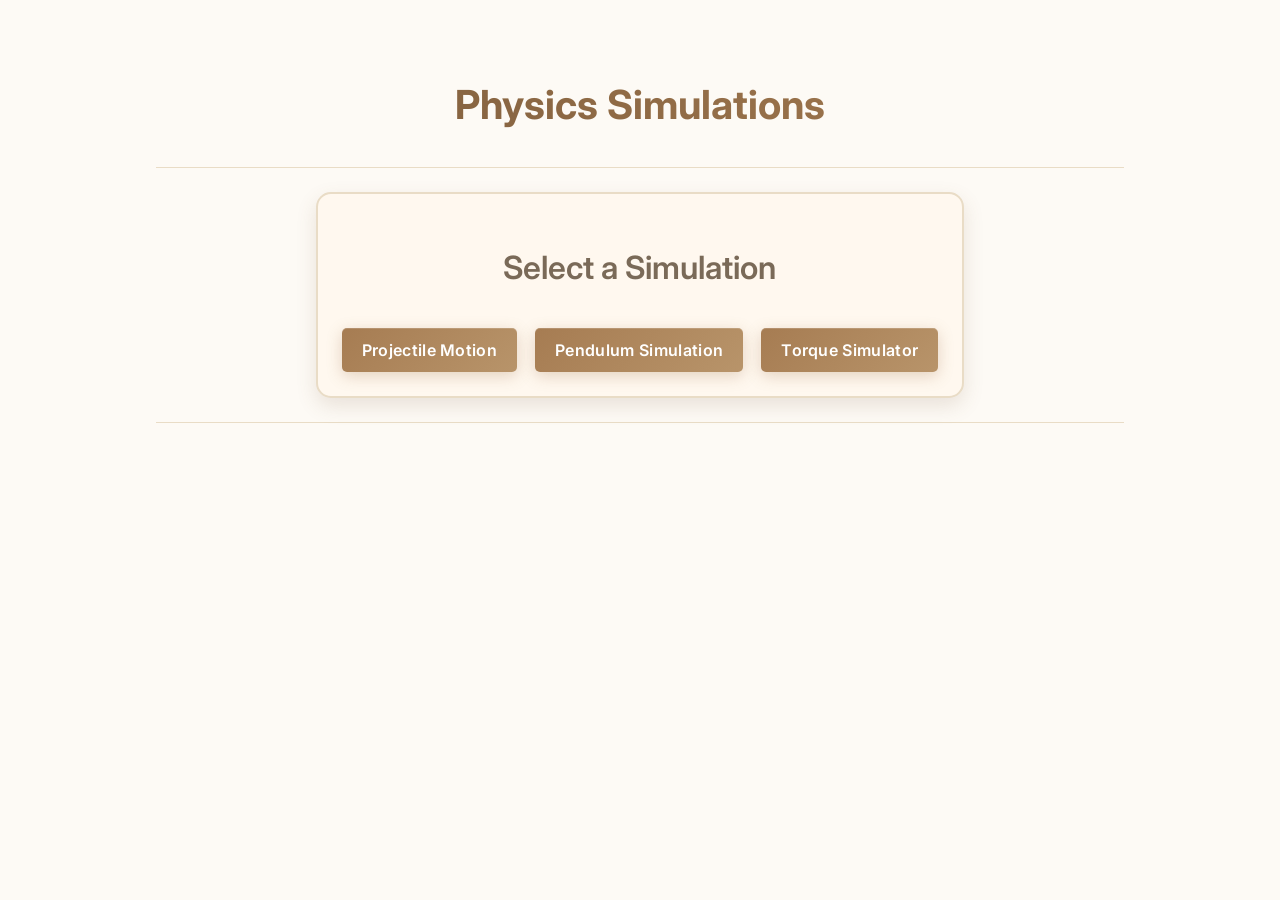
<file: index.html>
<!doctype html>
<html lang="en">
  <head>
    <meta charset="utf-8" />
    <meta name="viewport" content="width=device-width, initial-scale=1" />
    <title>Navigator Simulations</title>

    <link href="https://fonts.googleapis.com/css2?family=Inter:wght@300;400;600&display=swap" rel="stylesheet">
    <link rel="stylesheet" href="css/styles.css">
  </head>

  <body>
    <main>
      <h1>Physics Simulations</h1>
      <section id="nav-wrap">
        <div id="controls">
          <h2 class="panel-title">Select a Simulation</h2>
          <div class="buttons">
            <a href="html/projectile.html" class="nav-link" style="display: inline-block; padding: 10px 20px; background-color: #007bff; color: white; border-radius: 5px; text-decoration: none;">
              Projectile Motion 
            </a>
            <a href="html/pendulumn.html" class="nav-link" style="display: inline-block; padding: 10px 20px; background-color: #28a745; color: white; border-radius: 5px; text-decoration: none; margin-left: 10px;">
              Pendulum Simulation 
            </a>
            <a href="html/torque.html" class="nav-link" style="display: inline-block; padding: 10px 20px; background-color: #fd7e14; color: white; border-radius: 5px; text-decoration: none; margin-left: 10px;">
              Torque Simulator 
            </a>
          </div>
        </div>
      </section>
    </main>
  </body>
</html>
</file>
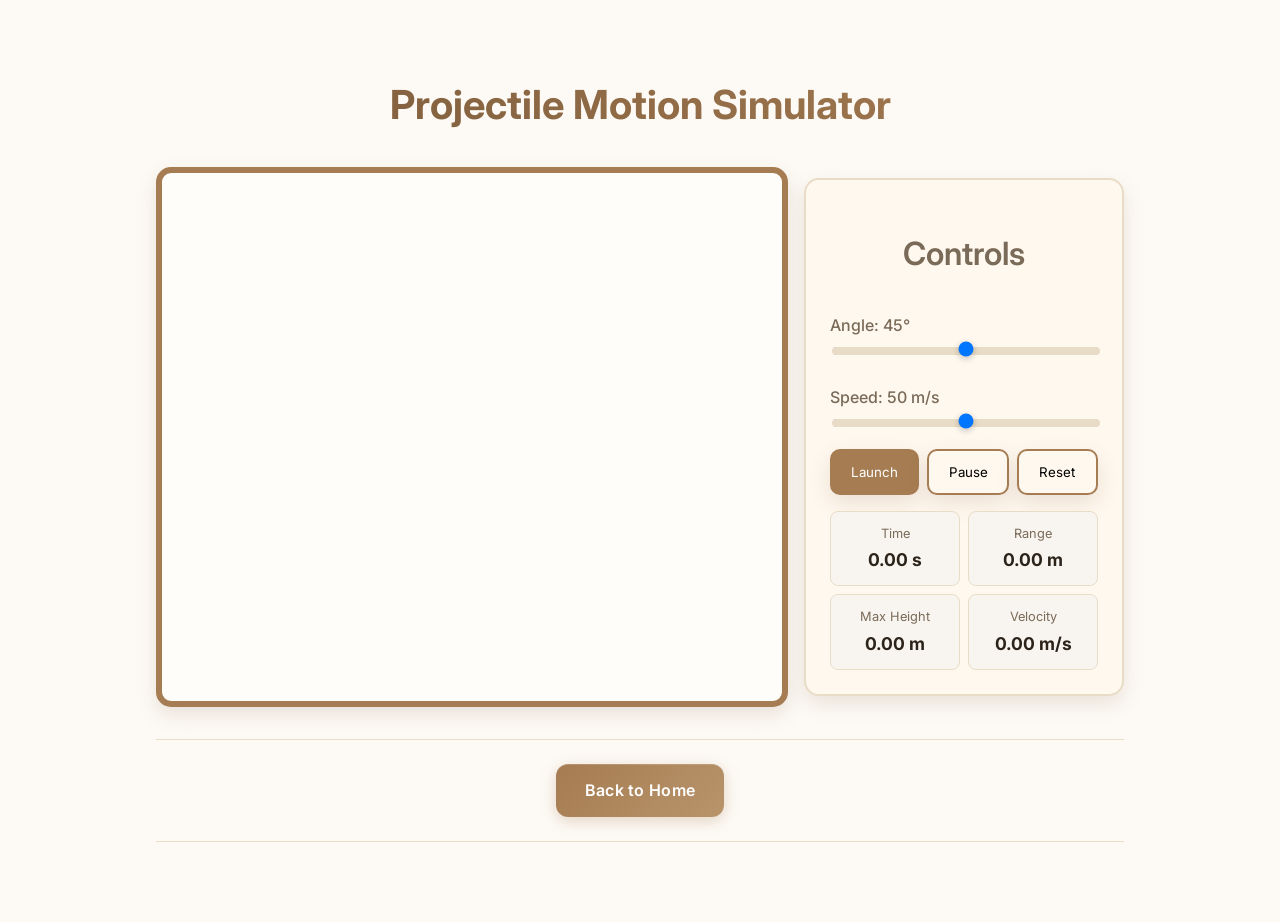
<file: html/index.html>
<!doctype html>
<html lang="en">
  <head>
    <meta charset="utf-8" />
    <meta name="viewport" content="width=device-width, initial-scale=1" />
    <title>Projectile Motion — Simulation</title>

    <link href="https://fonts.googleapis.com/css2?family=Inter:wght@300;400;600&display=swap" rel="stylesheet">
    <link rel="stylesheet" href="../css/styles.css">
  </head>

  <body>
    <main>
      <h1>Projectile Motion Simulator</h1>
      <section id="sim-wrap">
        <!-- Simulation Canvas -->
        <canvas id="sim"></canvas>

        <!-- Controls  -->
        <div id="controls">
          <h2 class="panel-title">Controls</h2>

          <label>
            Angle: <span id="angle-val">45</span>°
            <input id="angle" type="range" min="0" max="90" value="45">
          </label>

          <label>
            Speed: <span id="speed-val">50</span> m/s
            <input id="speed" type="range" min="0" max="100" value="50">
          </label>

          <div class="buttons">
            <button id="launch">Launch</button>
            <button id="pause">Pause</button>
            <button id="reset">Reset</button>
          </div>

          <div id="stats">
            <div class="stat">
              <div class="stat-label">Time</div>
              <div class="stat-value"><span id="time">0.00</span> s</div>
            </div>

            <div class="stat">
              <div class="stat-label">Range</div>
              <div class="stat-value"><span id="range">0.00</span> m</div>
            </div>

            <div class="stat">
              <div class="stat-label">Max Height</div>
              <div class="stat-value"><span id="maxh">0.00</span> m</div>
            </div>

            <div class="stat">
              <div class="stat-label">Velocity</div>
              <div class="stat-value"><span id="velocity">0.00</span> m/s</div>
            </div>
          </div>
        </div>
      </section>

      <nav class="page-nav">
        <a href="../index.html" class="nav-link"> Back to Home</a>
      </nav>
    </main>

    <script src="../js/main.js"></script>
  </body>
</html>
</file>
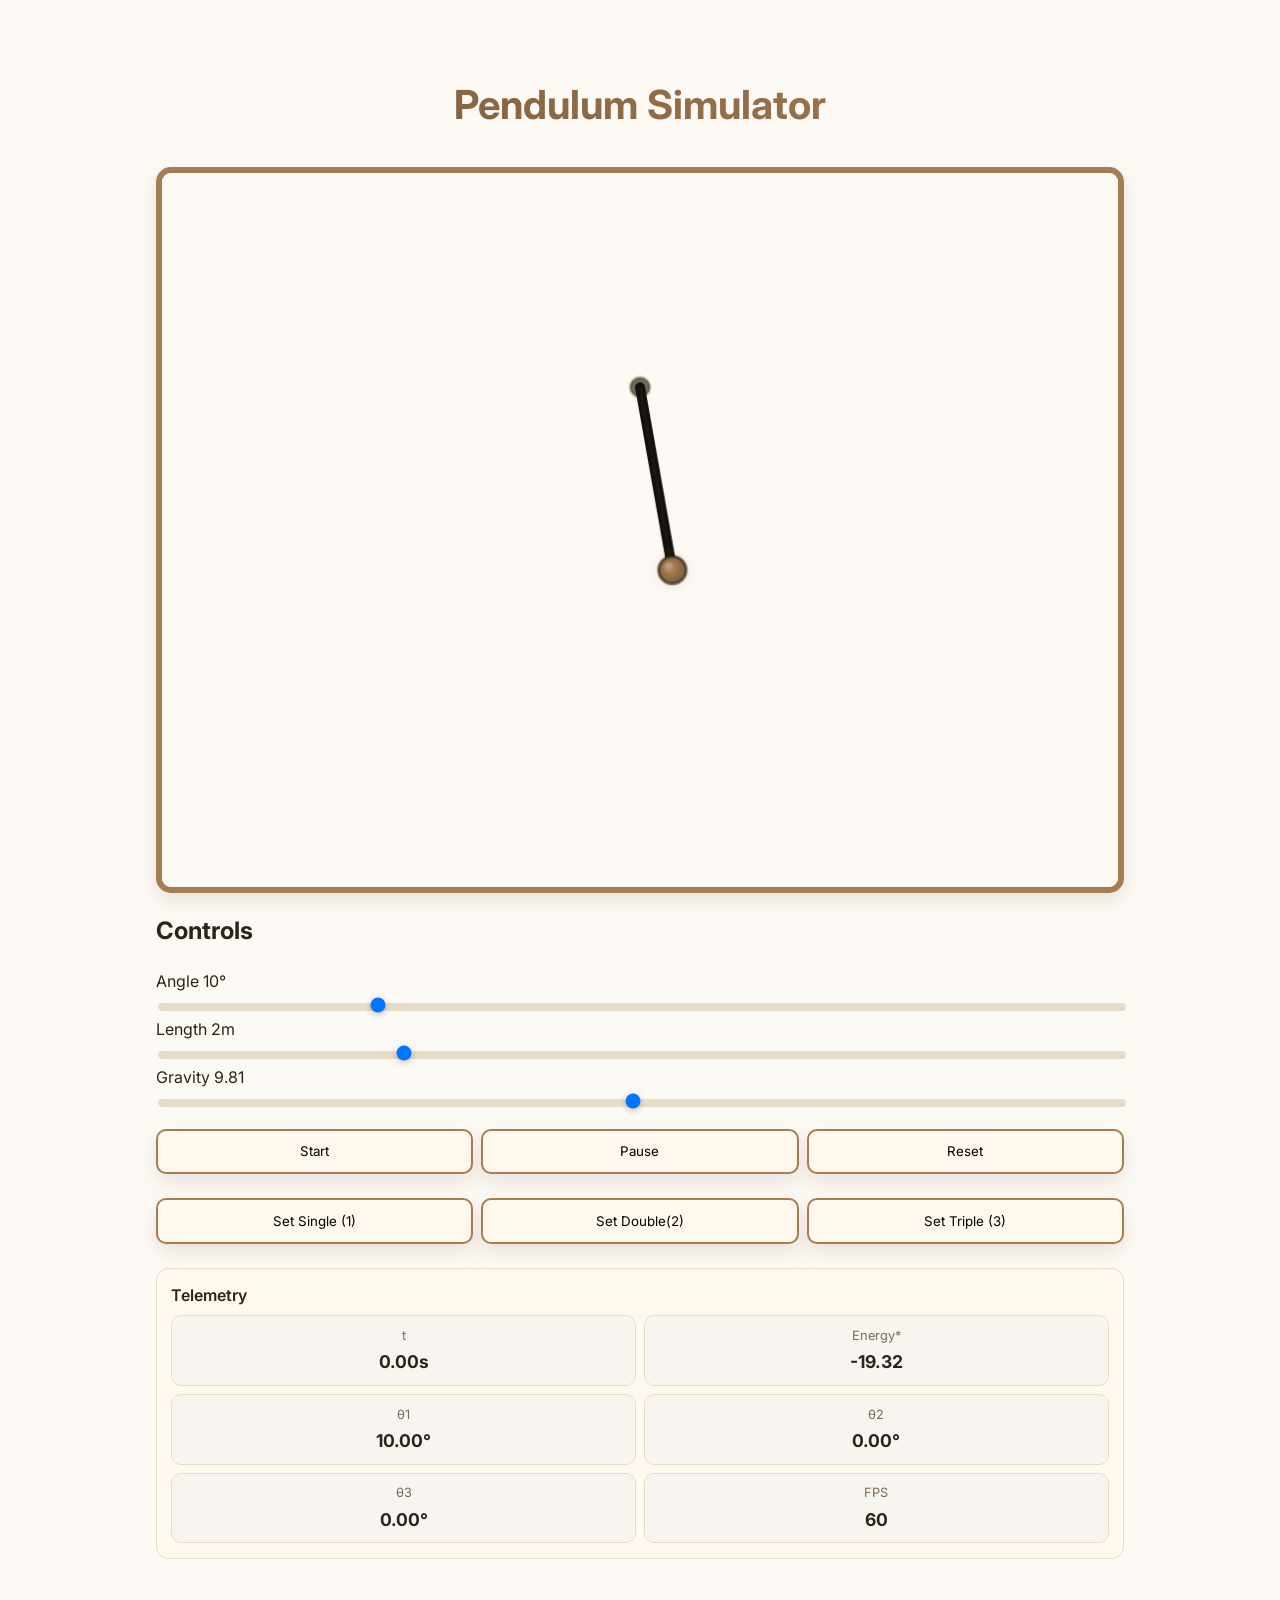
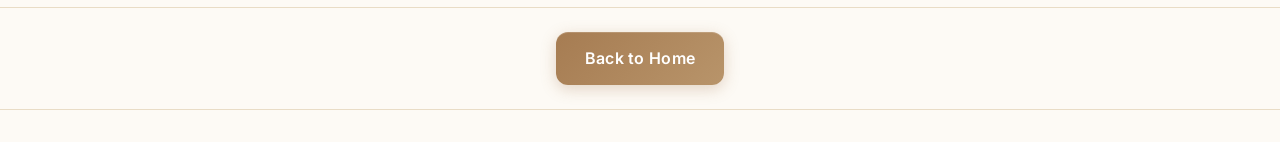
<file: html/pendulumn.html>
<!doctype html>
<html lang="en">
  <head>
    <meta charset="utf-8" />
    <meta name="viewport" content="width=device-width, initial-scale=1" />
    <title>Pendulum Simulation</title>

    <link href="https://fonts.googleapis.com/css2?family=Inter:wght@300;400;600;700&display=swap" rel="stylesheet">
    <link rel="stylesheet" href="../css/styles.css">
  </head>

  <body>
    <main class="app">



      <header class="topbar">
        <h1>Pendulum Simulator</h1>
      </header>

      <section class="sim-grid">

        <!-- CANVAS PANEL -->
        <div class="canvas-card">
          <canvas id="sim"></canvas>
        </div>

        <!-- CONTROLS PANEL -->
        <aside class="control-card">

          <h2>Controls</h2>

          <div class="control-group">
            <div class="label-row">
              <span>Angle</span>
              <span class="value" id="angle-val">10°</span>
            </div>
            <input id="angle" type="range" min="0" max="45" value="10">
          </div>

          <div class="control-group">
            <div class="label-row">
              <span>Length</span>
              <span class="value" id="length-val">2m</span>
            </div>
            <input id="length" type="range" min="1" max="5" value="2">
          </div>

          <div class="control-group">
            <div class="label-row">
              <span>Gravity</span>
              <span class="value" id="gravity-val">9.81</span>
            </div>
            <input id="gravity" type="range" min="0" max="20" value="9.81" step="0.01">
          </div>

          <div class="btn-row">
            <button id="start" class="btn primary">Start</button>
            <button id="pause" class="btn">Pause</button>
            <button id="reset" class="btn danger">Reset</button>
            
          </div>
          <div class = "btn-row">
              <button id="add1" class="btn">Set Single (1)</button>
            <button id="add2" class="btn">Set Double(2)</button>
            <button id="add3" class="btn">Set Triple (3)</button>
            <!-- <label for = "number-of-pendulums" >Number </label>
            <input id="number-of-pendulums" type="number" min="1" max="4" value="1"> -->
          </div>

          

          <div id="pendulum-telemetry" style="margin-top:1rem; padding:0.9rem; border:1px solid rgba(233,220,198,1); border-radius:12px; background:#fff8ef;">
            <div style="font-weight:600; margin-bottom:0.5rem; color: var(--text);">Telemetry</div>
            <div style="display:grid; grid-template-columns: repeat(2, minmax(120px, 1fr)); gap:0.5rem;">
              <div class="stat" style="padding:0.6rem; border-radius:10px; background:#f8f5f0;">
                <div class="stat-label">t</div>
                <div class="stat-value"><span id="p_t">0.00</span>s</div>
              </div>
              <div class="stat" style="padding:0.6rem; border-radius:10px; background:#f8f5f0;">
                <div class="stat-label">Energy*</div>
                <div class="stat-value"><span id="p_E">0.00</span></div>
              </div>
              <div class="stat" style="padding:0.6rem; border-radius:10px; background:#f8f5f0;">
                <div class="stat-label">θ1</div>
                <div class="stat-value"><span id="p_th1">0.00</span>°</div>
              </div>
              <div class="stat" style="padding:0.6rem; border-radius:10px; background:#f8f5f0;">
                <div class="stat-label">θ2</div>
                <div class="stat-value"><span id="p_th2">0.00</span>°</div>
              </div>
              <div class="stat" style="padding:0.6rem; border-radius:10px; background:#f8f5f0;">
                <div class="stat-label">θ3</div>
                <div class="stat-value"><span id="p_th3">0.00</span>°</div>
              </div>
              <div class="stat" style="padding:0.6rem; border-radius:10px; background:#f8f5f0;">
                <div class="stat-label">FPS</div>
                <div class="stat-value"><span id="p_fps">0</span></div>
              </div>
            </div>
          </div>




        </aside>


      </section>
    </main>

    <script src="../js/pendulumn.js"></script>
  </body>
          <nav class="page-nav">
            <a href="../index.html" class="nav-link"> Back to Home</a>
           </nav>
</html>
</file>
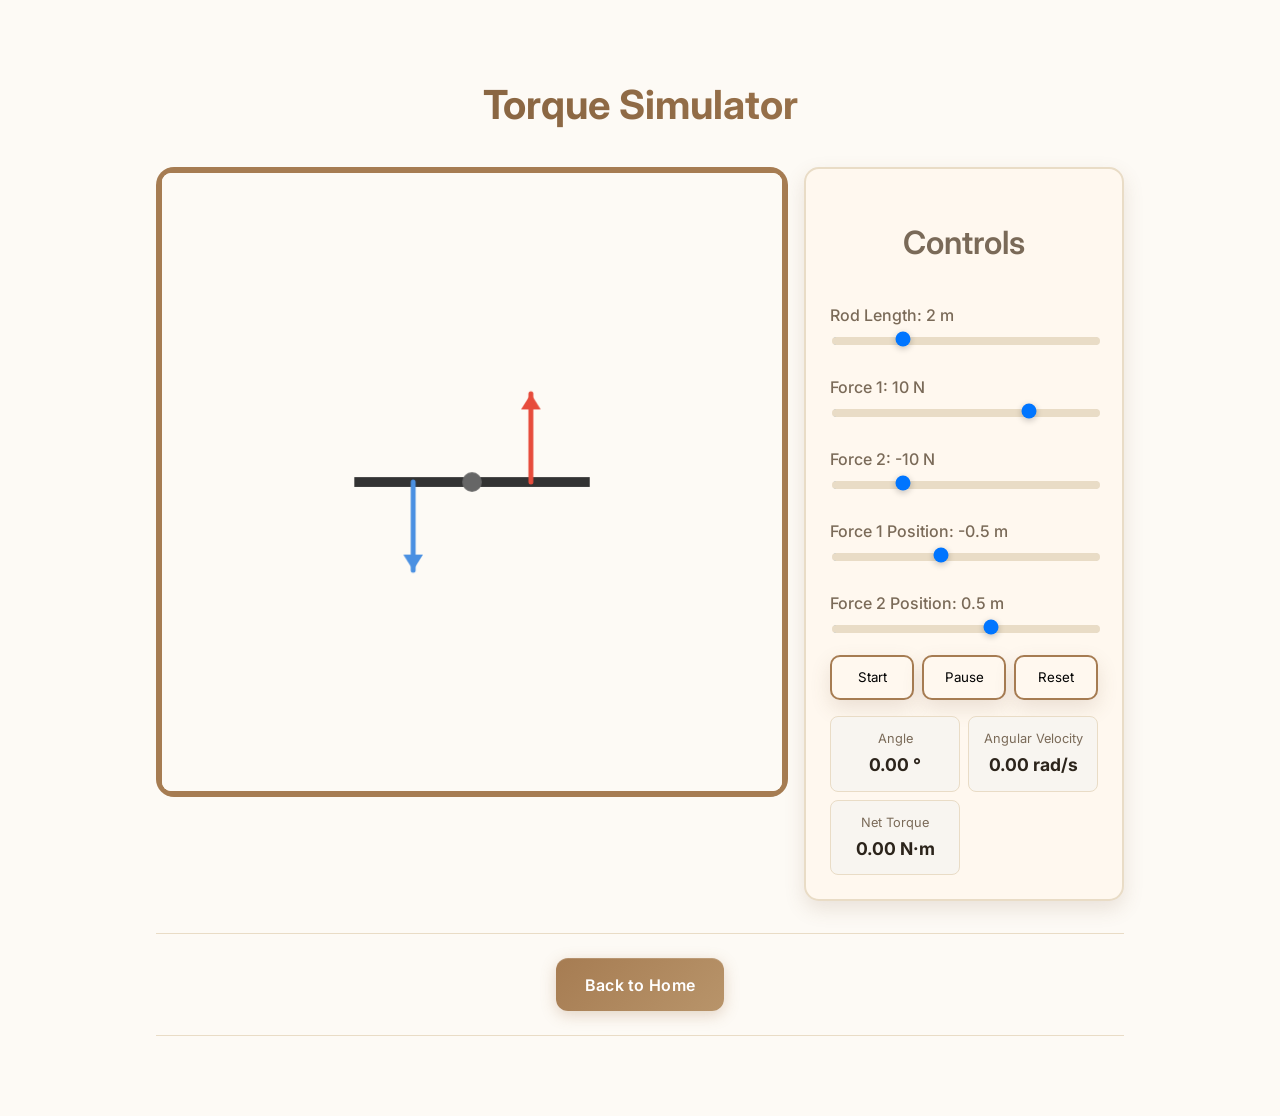
<file: html/torque.html>
<!doctype html>
<html lang="en">
    <head>
    <meta charset="utf-8" />
    <meta name="viewport" content="width=device-width, initial-scale=1" />
    <title>Torque Simulation</title>

    <link href="https://fonts.googleapis.com/css2?family=Inter:wght@300;400;600&display=swap" rel="stylesheet">
    <link rel="stylesheet" href="../css/styles.css">
  </head>

  <body>
    <main>
      <h1>Torque Simulator</h1>
      
      <section id="sim-wrap">
        <div id="sim-frame">
          <canvas id="sim"></canvas>
        </div>

        <div id="controls">
          <h2 class="panel-title">Controls</h2>
          
          <label>
            Rod Length:
            <span id="length-val">2</span> m
            <input id="length" type="range" min="1" max="5" step="0.1" value="2">
          </label>

          <label>
            Force 1:
            <span id="force1-val">10</span> N
            <input id="force1" type="range" min="-20" max="20" step="1" value="10">
          </label>

          <label>
            Force 2:
            <span id="force2-val">-10</span> N
            <input id="force2" type="range" min="-20" max="20" step="1" value="-10">
          </label>

          <label>
            Force 1 Position:
            <span id="pos1-val">-0.5</span> m
            <input id="pos1" type="range" min="-2.5" max="2.5" step="0.1" value="-0.5">
          </label>

          <label>
            Force 2 Position:
            <span id="pos2-val">0.5</span> m
            <input id="pos2" type="range" min="-2.5" max="2.5" step="0.1" value="0.5">
          </label>

          <div class="buttons">
            <button id="start">Start</button>
            <button id="pause">Pause</button>
            <button id="reset">Reset</button>
          </div>

          <div id="stats">
            <div class="stat">
              <div class="stat-label">Angle</div>
              <div class="stat-value">
                <span id="angle">0.00</span> °
              </div>
            </div>

            <div class="stat">
              <div class="stat-label">Angular Velocity</div>
              <div class="stat-value">
                <span id="omega">0.00</span> rad/s
              </div>
            </div>

            <div class="stat">
              <div class="stat-label">Net Torque</div>
              <div class="stat-value">
                <span id="torque">0.00</span> N·m
              </div>
            </div>
          </div>
        </div>
      </section>

      <nav class="page-nav">
        <a href="../index.html" class="nav-link"> Back to Home</a>
      </nav>
    </main>

    <script src="../js/torque.js"></script>
  </body>
</html>
</file>
<file: css/styles.css>
:root {
  --bg: #fdfaf5;
  --oak: #a67c52;
  --light-oak: #e9dcc6;
  --dark-oak: #7a5a3a;
  --text: #2c241b;
  --muted: #7a6a58;
}

* {
  box-sizing: border-box;
  font-family: 'Inter', sans-serif;
  scroll-behavior: smooth;
}

body {
  margin: 0;
  background: var(--bg);
  color: var(--text);
  line-height: 1.5;
}

main {
  max-width: 1000px;
  margin: 2rem auto;
  padding: 1rem;
}

h1 {
  text-align: center;
  font-size: 2.5rem;
  background: linear-gradient(45deg, var(--dark-oak), var(--oak));
  -webkit-background-clip: text;
  -webkit-text-fill-color: transparent;
  margin-bottom: 2rem;
}

/* Navigation */
.page-nav {
  display: flex;
  justify-content: center;
  gap: 1.5rem;
  margin: 2rem 0;
  padding: 1.5rem 0;
  border-top: 1px solid var(--light-oak);
  border-bottom: 1px solid var(--light-oak);
}

.nav-link {
  display: inline-flex;
  align-items: center;
  gap: 0.5rem;
  padding: 0.9rem 1.8rem;
  background: linear-gradient(135deg, var(--oak) 0%, #b8946a 100%);
  color: white;
  text-decoration: none;
  border-radius: 12px;
  font-weight: 600;
  font-size: 1rem;
  letter-spacing: 0.02em;
  transition: all 0.3s cubic-bezier(0.4, 0, 0.2, 1);
  box-shadow: 0 4px 15px rgba(166, 124, 82, 0.3), 
              inset 0 1px 0 rgba(255, 255, 255, 0.15);
  position: relative;
  overflow: hidden;
  text-align: center;

}

.nav-link::before {
  content: '';
  position: absolute;
  top: 0;
  left: -100%;
  width: 100%;
  height: 100%;
  background: linear-gradient(90deg, transparent, rgba(255,255,255,0.2), transparent);
  transition: left 0.5s;
}

.nav-link:hover {
  background: linear-gradient(135deg, var(--dark-oak) 0%, var(--oak) 100%);
  transform: translateY(-3px);
  box-shadow: 0 8px 25px rgba(122, 90, 58, 0.35),
              inset 0 1px 0 rgba(255, 255, 255, 0.15);
}

.nav-link:hover::before {
  left: 100%;
}

.nav-link:active {
  transform: translateY(-1px);
  box-shadow: 0 4px 12px rgba(122, 90, 58, 0.25);
}

#sim-wrap {
  display: grid;
  grid-template-columns: 1fr;
  gap: 1rem;
}

@media (min-width: 900px) {
  #sim-wrap {
    grid-template-columns: 1fr 320px;
  }
}

canvas#sim {
  box-shadow: 0 8px 20px rgba(122, 90, 58, 0.15);
  width: 100%;
  aspect-ratio: 4/3;
  border: 6px solid var(--oak);
  border-radius: 15px;
  background: #fffdf9;
  transition: all 0.2s;
}

#sim-frame {
  width: 100%;
  height: 70vh;

  display: flex;
  align-items: center;
  justify-content: center;

  overflow: hidden;

  border-radius: 18px;

  background: #fffdf9;
}

#sim {
  width: 100%;
  height: 100%;

  display: block;

  border-radius: 15px;
}

#controls {
  background: #fff8ef;
  border: 2px solid var(--light-oak);
  border-radius: 15px;
  padding: 1.5rem;
  box-shadow: 0 8px 20px rgba(122, 90, 58, 0.15);
  align-self: center;
}

.panel-title {
  font-size: 2.0rem;
  font-weight: 600;
  color: var(--muted);
  margin-bottom: 2.2rem;
  text-align: center;

}

label {
  display: block;
  margin: 1.5rem 0 0.5rem 0;
  color: var(--muted);
  font-weight: 500;
}

input[type=range] {
  width: 100%;
}

.buttons {
  display: flex;
  gap: 0.5rem;
  margin-top: 1rem;
  align-items: center;
}

button {
  padding: 0.8rem 1.2rem;
  border: 2px solid var(--oak);
  border-radius: 10px;
  background: #fff8ef;
  cursor: pointer;
  box-shadow: 0 8px 20px rgba(122, 90, 58, 0.15);
  transition: all 0.2s;
  flex: 1;
}

button:hover {
  background: var(--oak);
  color: white;
  opacity: 1;
  transform: translateY(-1px);
  box-shadow: 0 8px 20px rgba(122, 90, 58, 0.15);
}

button:active {
  transform: translateY(1px);
  box-shadow: 0 4px 10px rgba(122, 90, 58, 0.1);
}

button#launch {
  background: var(--oak);
  color: white;
}

#stats {
  display: grid;
  grid-template-columns: repeat(auto-fit, minmax(120px, 1fr));
  gap: 0.5rem;
  margin-top: 1rem;
}

.stat {
  background: #f8f5f0;
  border: 1px solid var(--light-oak);
  border-radius: 8px;
  padding: 0.75rem;
  text-align: center;
}

.stat-label {
  font-size: 0.8rem;
  color: var(--muted);
  margin-bottom: 0.25rem;
}

.stat-value {
  font-size: 1.1rem;
  font-weight: bold;
  color: var(--text);
}

/* Slider Track */
input[type=range]::-webkit-slider-runnable-track {
  width: 100%;
  height: 8px;
  cursor: pointer;
  background: var(--light-oak);
  border-radius: 5px;
  border: none;
}

/* Slider Thumb - WebKit browsers */
input[type=range]::-webkit-slider-thumb {
  -webkit-appearance: none;
  appearance: none;
  height: 20px;
  width: 20px;
  background: var(--oak);
  border: none;
  border-radius: 50%;
  cursor: pointer;
  margin-top: -6px;
  transition: background 0.2s;
  box-shadow: 0 2px 6px rgba(0, 0, 0, 0.2);
}

input[type=range]::-webkit-slider-thumb:hover {
  background: var(--dark-oak);
  cursor: pointer;
  transition: background 0.2s;
}

/* Slider Thumb - Firefox */
input[type=range]::-moz-range-thumb {
  width: 20px;
  height: 20px;
  border-radius: 50%;
  background: var(--oak);
  cursor: pointer;
  border: none;
  box-shadow: 0 2px 6px rgba(0, 0, 0, 0.2);
  transition: background 0.2s;
}

input[type=range]::-moz-range-thumb:hover {
  background: var(--dark-oak);
  transition: background 0.2s;
}

/* Firefox Range Track */
input[type=range]::-moz-range-track {
  background: transparent;
  border: none;
}

.btn-row {
  display: flex;
  gap: 0.5rem;
  margin-top: 1rem;
  margin-bottom: 1.5rem;
}

#nav-wrap {
  display: flex;
  justify-content: center;
  gap: 1.5rem;
  margin: 2rem 0;
  padding: 1.5rem 0;
  border-top: 1px solid var(--light-oak);
  border-bottom: 1px solid var(--light-oak);
}
</file>
